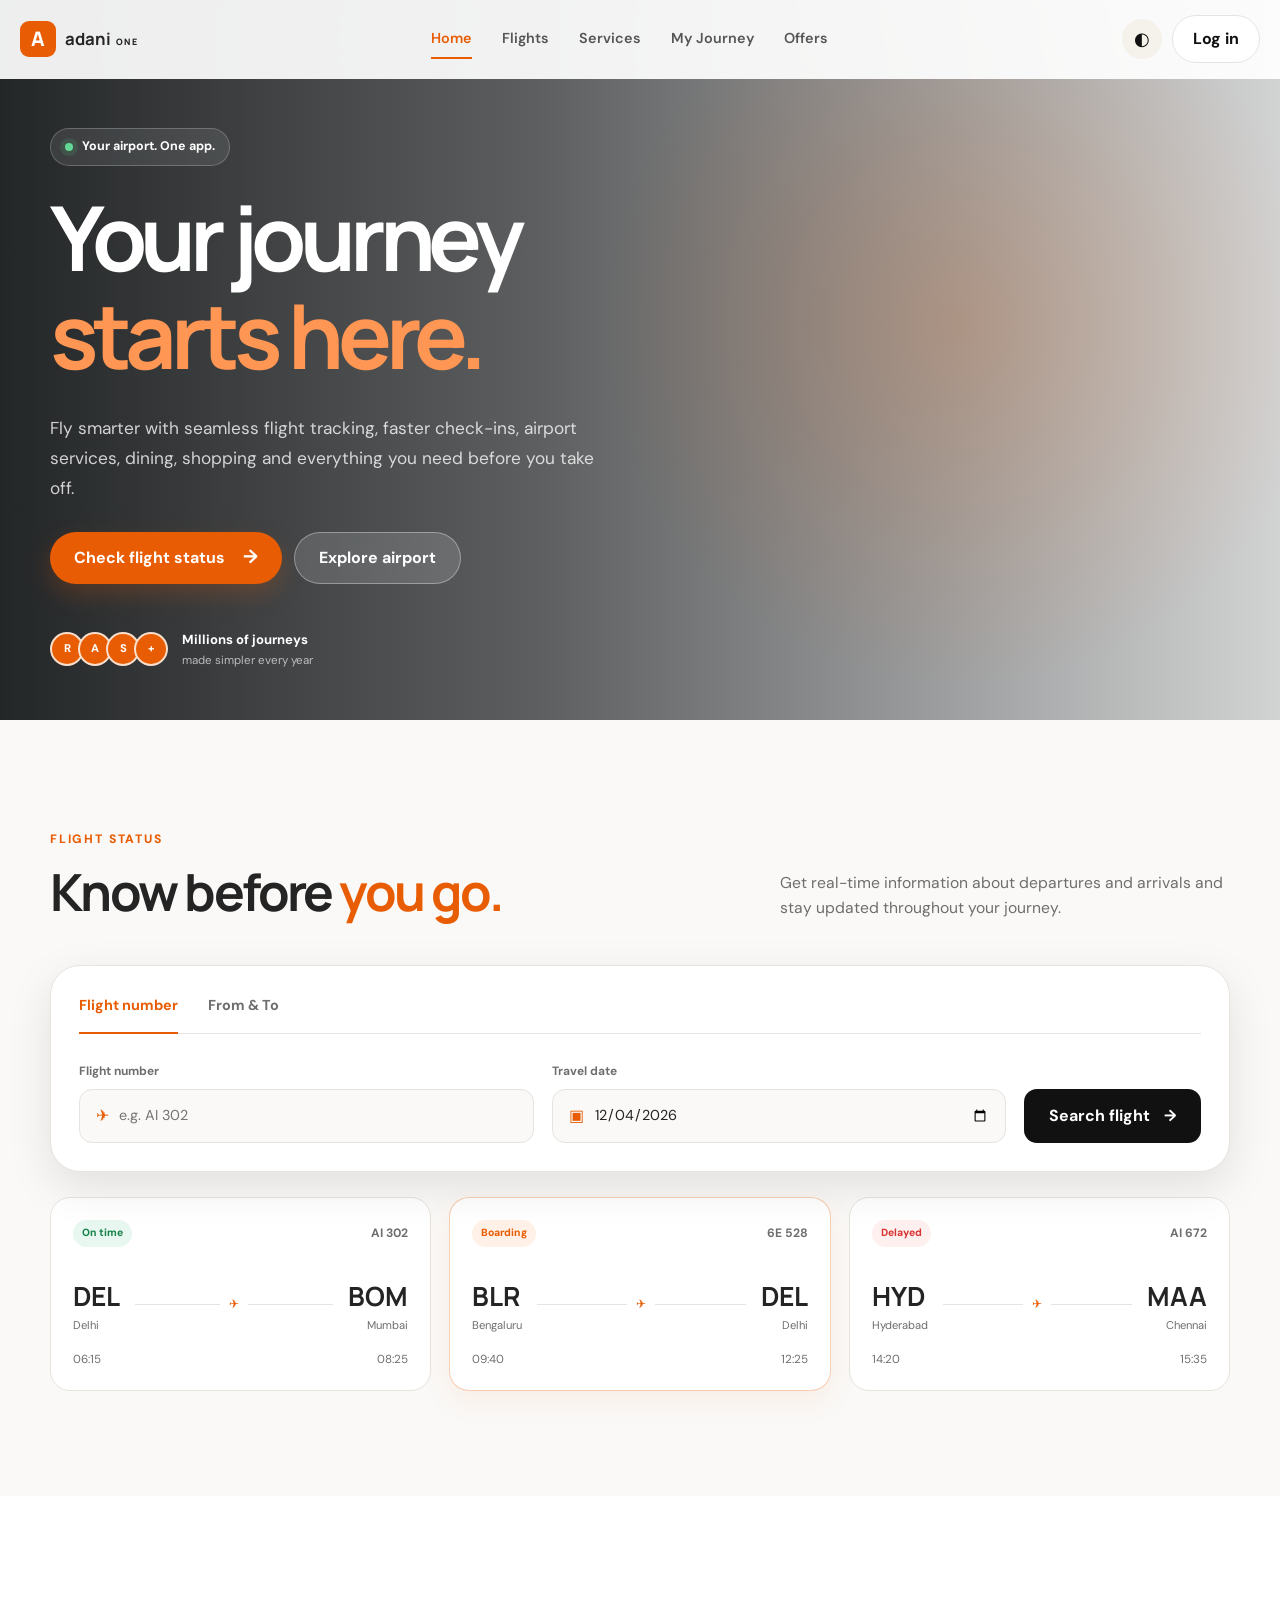
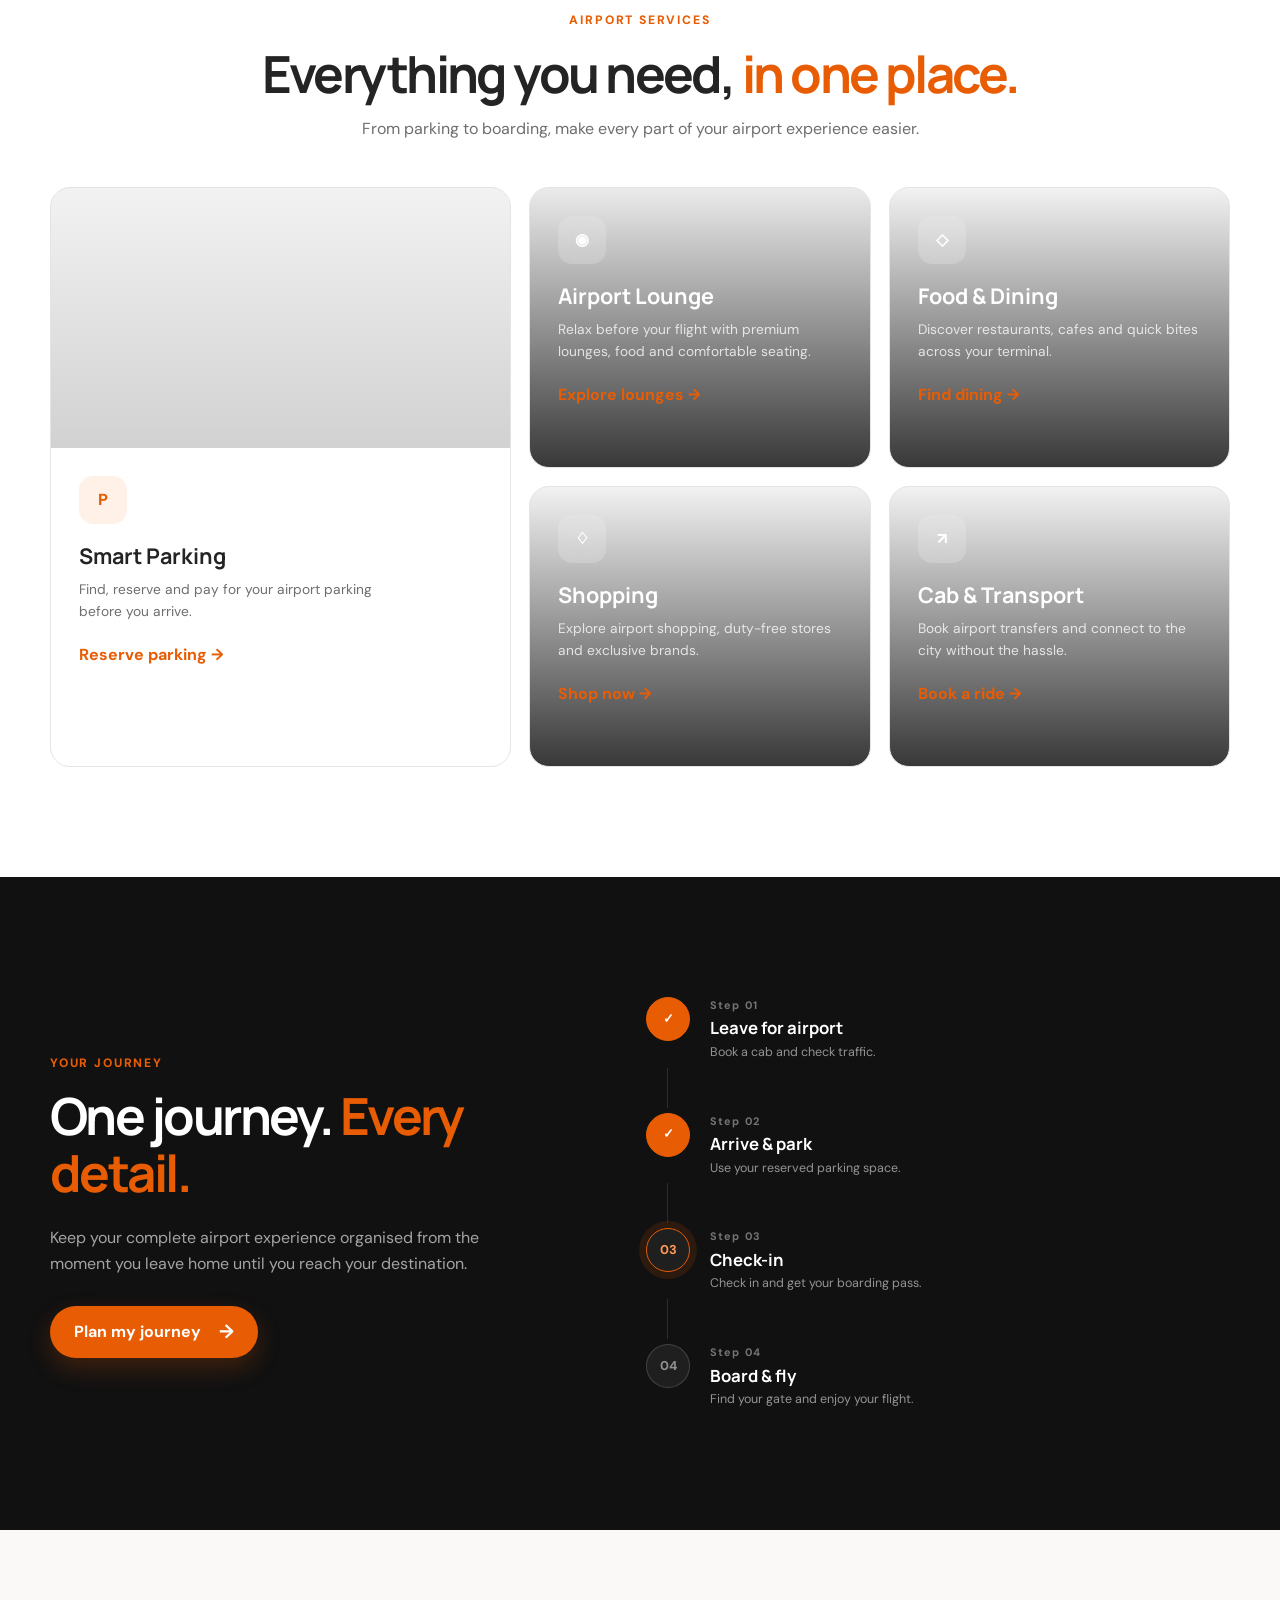
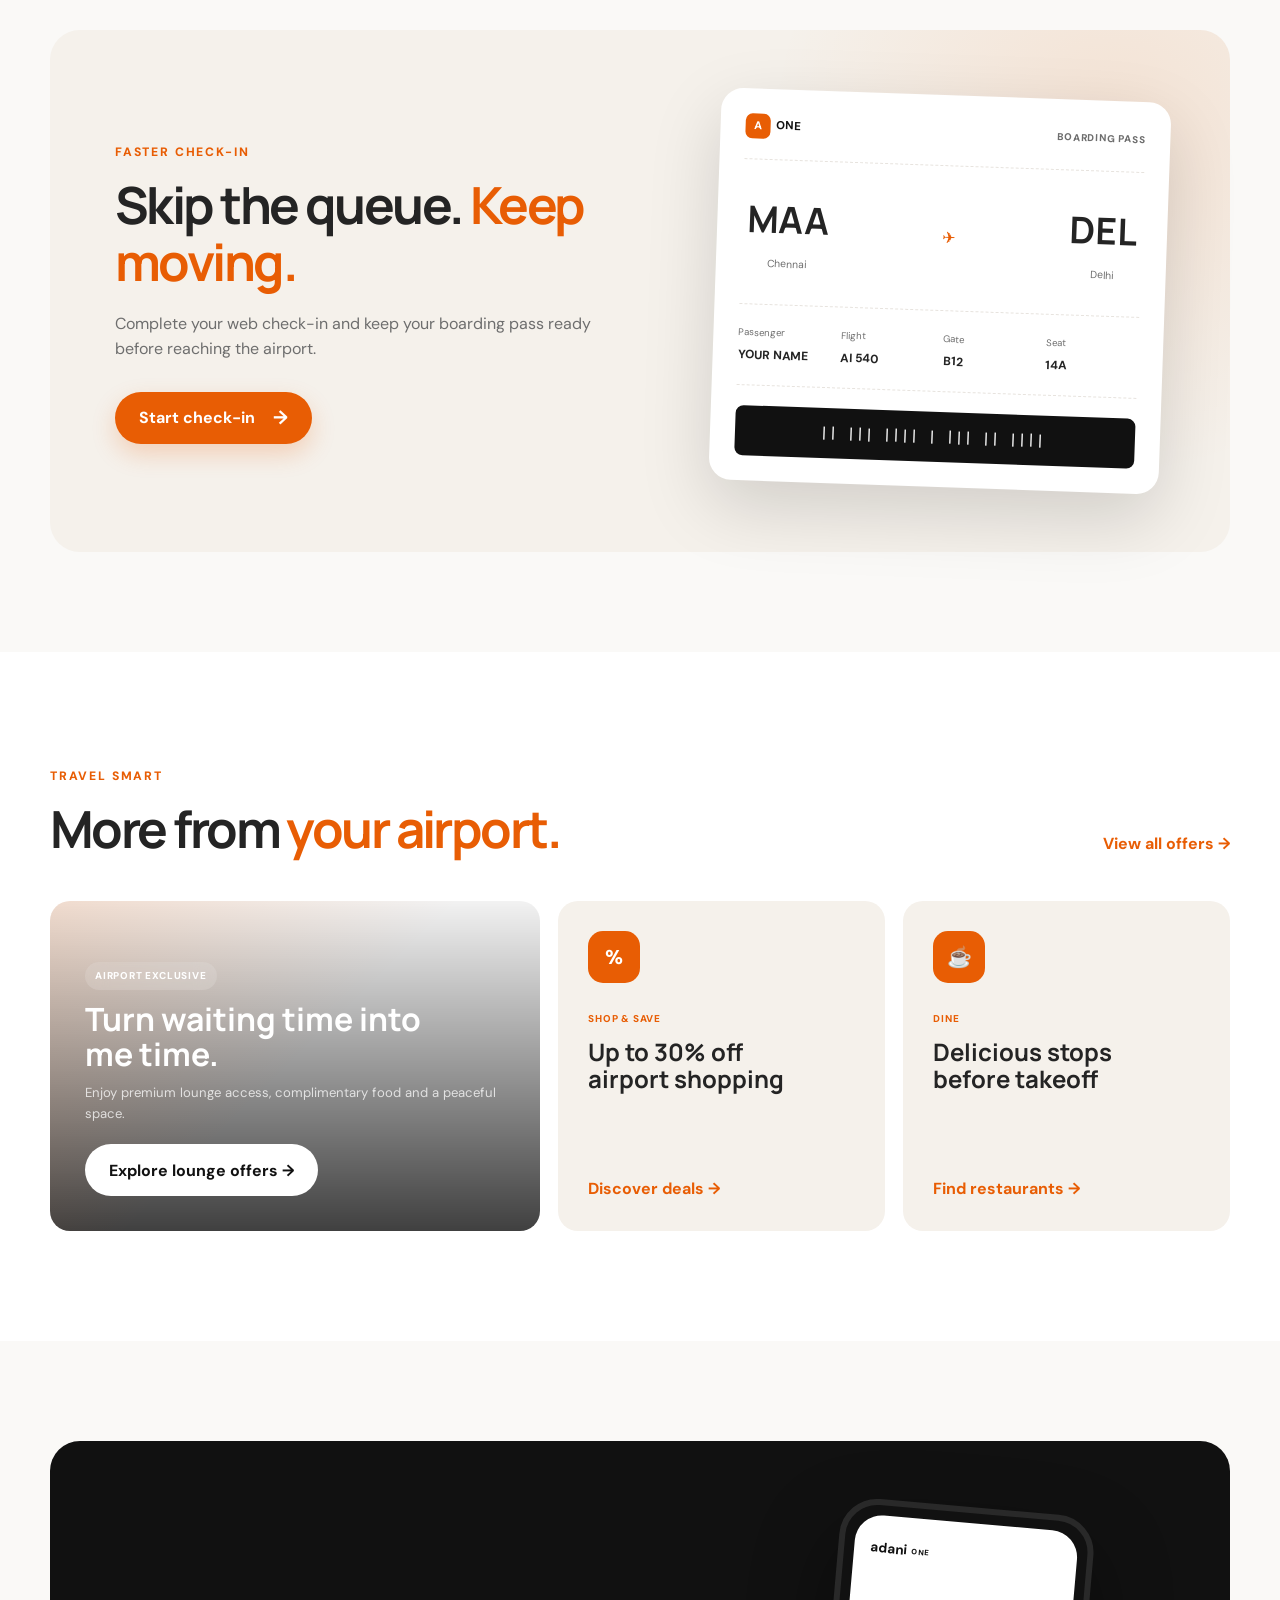
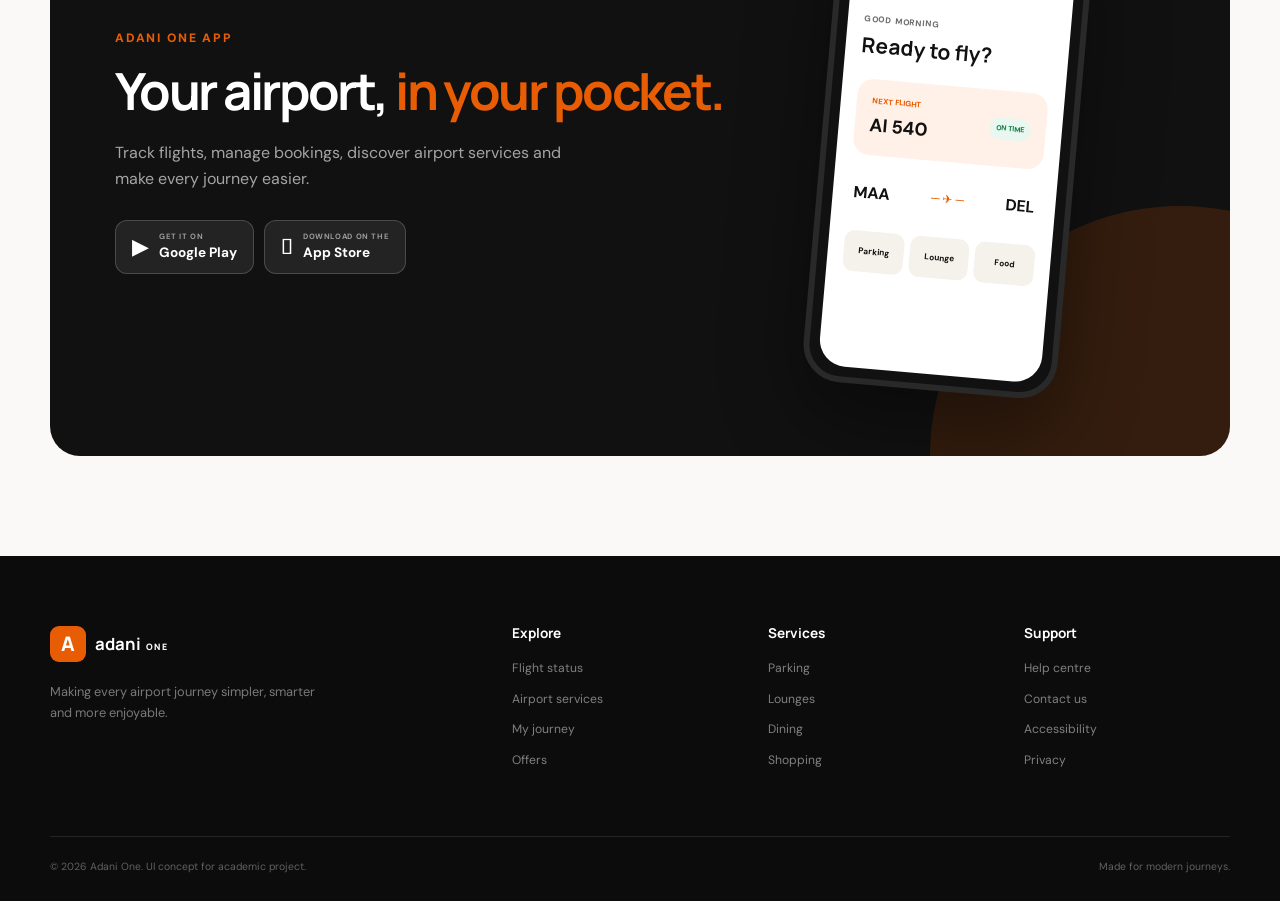
<file: Nature-and-Innovation-Hub/Adanione-yourairport/index.html>
<!DOCTYPE html>
<html lang="en">

<head>
    <meta charset="UTF-8">
    <meta name="viewport" content="width=device-width, initial-scale=1.0">

    <title>Adani One | Your Airport</title>

    <meta name="description"
        content="Adani One Airport — manage flights, parking, lounges, dining, shopping and your complete airport journey.">

    <link rel="preconnect" href="https://fonts.googleapis.com">
    <link rel="preconnect" href="https://fonts.gstatic.com" crossorigin>

    <link
        href="https://fonts.googleapis.com/css2?family=DM+Sans:wght@400;500;600;700&family=Manrope:wght@500;600;700;800&display=swap"
        rel="stylesheet">

    <link rel="stylesheet" href="style.css">
</head>

<body>

    <!-- =========================
         NAVIGATION
    ========================== -->

    <header class="navbar" id="navbar">

        <div class="nav-container">

            <a href="#home" class="logo">
                <span class="logo-mark">A</span>

                <span class="logo-text">
                    <strong>adani</strong>
                    <small>ONE</small>
                </span>
            </a>

            <nav class="nav-links" id="navLinks">

                <a href="#home" class="active">Home</a>
                <a href="#flights">Flights</a>
                <a href="#services">Services</a>
                <a href="#journey">My Journey</a>
                <a href="#offers">Offers</a>

            </nav>

            <div class="nav-actions">

                <button class="icon-btn" id="themeToggle" aria-label="Toggle dark mode" title="Toggle dark mode">
                    ◐
                </button>

                <button class="login-btn" id="loginBtn">
                    Log in
                </button>

                <button class="menu-btn" id="menuBtn" aria-label="Open menu">
                    <span></span>
                    <span></span>
                    <span></span>
                </button>

            </div>

        </div>

    </header>


    <main>

        <!-- =========================
             HERO
        ========================== -->

        <section class="hero" id="home">

            <div class="hero-overlay"></div>

            <div class="hero-content">

                <div class="eyebrow">
                    <span class="live-dot"></span>
                    Your airport. One app.
                </div>

                <h1>
                    Your journey
                    <span>starts here.</span>
                </h1>

                <p>
                    Fly smarter with seamless flight tracking, faster check-ins,
                    airport services, dining, shopping and everything you need
                    before you take off.
                </p>

                <div class="hero-actions">

                    <button class="primary-btn" id="checkFlightBtn">
                        Check flight status
                        <span>→</span>
                    </button>

                    <button class="secondary-btn" id="exploreAirportBtn">
                        Explore airport
                    </button>

                </div>

                <div class="hero-trust">

                    <div class="trust-avatars">
                        <span>R</span>
                        <span>A</span>
                        <span>S</span>
                        <span>+</span>
                    </div>

                    <div>
                        <strong>Millions of journeys</strong>
                        <small>made simpler every year</small>
                    </div>

                </div>

            </div>

        </section>


        <!-- =========================
             FLIGHT SEARCH
        ========================== -->

        <section class="flight-search-section" id="flights">

            <div class="container">

                <div class="section-intro">

                    <div>
                        <span class="section-label">FLIGHT STATUS</span>

                        <h2>
                            Know before
                            <span>you go.</span>
                        </h2>
                    </div>

                    <p>
                        Get real-time information about departures and arrivals
                        and stay updated throughout your journey.
                    </p>

                </div>


                <div class="flight-search-card">

                    <div class="search-tabs">

                        <button class="search-tab active" data-tab="flight">
                            Flight number
                        </button>

                        <button class="search-tab" data-tab="route">
                            From & To
                        </button>

                    </div>


                    <div class="search-content" id="flightSearchContent">

                        <div class="input-group">

                            <label for="flightNumber">
                                Flight number
                            </label>

                            <div class="input-wrapper">

                                <span>✈</span>

                                <input type="text" id="flightNumber" placeholder="e.g. AI 302" maxlength="10">

                            </div>

                        </div>


                        <div class="input-group">

                            <label for="flightDate">
                                Travel date
                            </label>

                            <div class="input-wrapper">

                                <span>▣</span>

                                <input type="date" id="flightDate">

                            </div>

                        </div>


                        <button class="search-btn" id="searchFlightBtn">
                            Search flight
                            <span>→</span>
                        </button>

                    </div>


                    <div class="search-content hidden" id="routeSearchContent">

                        <div class="input-group">

                            <label for="fromAirport">
                                From
                            </label>

                            <div class="input-wrapper">

                                <span>●</span>

                                <select id="fromAirport">

                                    <option value="DEL">
                                        Delhi
                                    </option>

                                    <option value="BOM">
                                        Mumbai
                                    </option>

                                    <option value="BLR">
                                        Bengaluru
                                    </option>

                                    <option value="HYD">
                                        Hyderabad
                                    </option>

                                    <option value="MAA">
                                        Chennai
                                    </option>

                                </select>

                            </div>

                        </div>


                        <div class="route-swap" id="routeSwap">
                            ⇄
                        </div>


                        <div class="input-group">

                            <label for="toAirport">
                                To
                            </label>

                            <div class="input-wrapper">

                                <span>●</span>

                                <select id="toAirport">

                                    <option value="BOM">
                                        Mumbai
                                    </option>

                                    <option value="DEL">
                                        Delhi
                                    </option>

                                    <option value="BLR">
                                        Bengaluru
                                    </option>

                                    <option value="HYD">
                                        Hyderabad
                                    </option>

                                    <option value="MAA">
                                        Chennai
                                    </option>

                                </select>

                            </div>

                        </div>


                        <button class="search-btn" id="searchRouteBtn">
                            Find flights
                            <span>→</span>
                        </button>

                    </div>


                    <div class="flight-result" id="flightResult">

                        <div class="result-icon">
                            ✓
                        </div>

                        <div class="result-content">

                            <strong id="resultTitle">
                                Flight found
                            </strong>

                            <p id="resultMessage">
                                Your flight information is ready.
                            </p>

                        </div>

                        <button id="closeResult">
                            ×
                        </button>

                    </div>

                </div>


                <!-- Flight cards -->

                <div class="flight-cards">

                    <article class="flight-card">

                        <div class="flight-card-top">

                            <span class="flight-status on-time">
                                On time
                            </span>

                            <span class="flight-number">
                                AI 302
                            </span>

                        </div>

                        <div class="flight-route">

                            <div>
                                <strong>DEL</strong>
                                <small>Delhi</small>
                            </div>

                            <div class="route-line">

                                <span>✈</span>

                            </div>

                            <div class="align-right">

                                <strong>BOM</strong>
                                <small>Mumbai</small>

                            </div>

                        </div>

                        <div class="flight-time">

                            <span>
                                06:15
                            </span>

                            <span>
                                08:25
                            </span>

                        </div>

                    </article>


                    <article class="flight-card featured-flight">

                        <div class="flight-card-top">

                            <span class="flight-status boarding">
                                Boarding
                            </span>

                            <span class="flight-number">
                                6E 528
                            </span>

                        </div>

                        <div class="flight-route">

                            <div>
                                <strong>BLR</strong>
                                <small>Bengaluru</small>
                            </div>

                            <div class="route-line">

                                <span>✈</span>

                            </div>

                            <div class="align-right">

                                <strong>DEL</strong>
                                <small>Delhi</small>

                            </div>

                        </div>

                        <div class="flight-time">

                            <span>
                                09:40
                            </span>

                            <span>
                                12:25
                            </span>

                        </div>

                    </article>


                    <article class="flight-card">

                        <div class="flight-card-top">

                            <span class="flight-status delayed">
                                Delayed
                            </span>

                            <span class="flight-number">
                                AI 672
                            </span>

                        </div>

                        <div class="flight-route">

                            <div>
                                <strong>HYD</strong>
                                <small>Hyderabad</small>
                            </div>

                            <div class="route-line">

                                <span>✈</span>

                            </div>

                            <div class="align-right">

                                <strong>MAA</strong>
                                <small>Chennai</small>

                            </div>

                        </div>

                        <div class="flight-time">

                            <span>
                                14:20
                            </span>

                            <span>
                                15:35
                            </span>

                        </div>

                    </article>

                </div>

            </div>

        </section>


        <!-- =========================
             AIRPORT SERVICES
        ========================== -->

        <section class="services-section" id="services">

            <div class="container">

                <div class="section-heading centered">

                    <span class="section-label">
                        AIRPORT SERVICES
                    </span>

                    <h2>
                        Everything you need,
                        <span>in one place.</span>
                    </h2>

                    <p>
                        From parking to boarding, make every part of your
                        airport experience easier.
                    </p>

                </div>


                <div class="service-grid">

                    <article class="service-card large-service">

                        <div class="service-image parking-image"></div>

                        <div class="service-content">

                            <div class="service-icon">
                                P
                            </div>

                            <h3>
                                Smart Parking
                            </h3>

                            <p>
                                Find, reserve and pay for your airport
                                parking before you arrive.
                            </p>

                            <button class="text-btn service-action" data-service="parking">
                                Reserve parking →
                            </button>

                        </div>

                    </article>


                    <article class="service-card">

                        <div class="service-icon">
                            ◉
                        </div>

                        <h3>
                            Airport Lounge
                        </h3>

                        <p>
                            Relax before your flight with premium lounges,
                            food and comfortable seating.
                        </p>

                        <button class="text-btn service-action" data-service="lounge">
                            Explore lounges →
                        </button>

                    </article>


                    <article class="service-card">

                        <div class="service-icon">
                            ◇
                        </div>

                        <h3>
                            Food & Dining
                        </h3>

                        <p>
                            Discover restaurants, cafes and quick bites
                            across your terminal.
                        </p>

                        <button class="text-btn service-action" data-service="dining">
                            Find dining →
                        </button>

                    </article>


                    <article class="service-card">

                        <div class="service-icon">
                            ♢
                        </div>

                        <h3>
                            Shopping
                        </h3>

                        <p>
                            Explore airport shopping, duty-free stores
                            and exclusive brands.
                        </p>

                        <button class="text-btn service-action" data-service="shopping">
                            Shop now →
                        </button>

                    </article>


                    <article class="service-card">

                        <div class="service-icon">
                            ↗
                        </div>

                        <h3>
                            Cab & Transport
                        </h3>

                        <p>
                            Book airport transfers and connect to the city
                            without the hassle.
                        </p>

                        <button class="text-btn service-action" data-service="transport">
                            Book a ride →
                        </button>

                    </article>

                </div>

            </div>

        </section>


        <!-- =========================
             JOURNEY
        ========================== -->

        <section class="journey-section" id="journey">

            <div class="container">

                <div class="journey-wrapper">

                    <div class="journey-copy">

                        <span class="section-label">
                            YOUR JOURNEY
                        </span>

                        <h2>
                            One journey.
                            <span>Every detail.</span>
                        </h2>

                        <p>
                            Keep your complete airport experience organised
                            from the moment you leave home until you reach
                            your destination.
                        </p>

                        <button class="primary-btn" id="journeyBtn">
                            Plan my journey
                            <span>→</span>
                        </button>

                    </div>


                    <div class="journey-timeline">

                        <div class="journey-step completed">

                            <div class="step-number">
                                ✓
                            </div>

                            <div>

                                <span>
                                    Step 01
                                </span>

                                <h3>
                                    Leave for airport
                                </h3>

                                <p>
                                    Book a cab and check traffic.
                                </p>

                            </div>

                        </div>


                        <div class="timeline-line"></div>


                        <div class="journey-step completed">

                            <div class="step-number">
                                ✓
                            </div>

                            <div>

                                <span>
                                    Step 02
                                </span>

                                <h3>
                                    Arrive & park
                                </h3>

                                <p>
                                    Use your reserved parking space.
                                </p>

                            </div>

                        </div>


                        <div class="timeline-line"></div>


                        <div class="journey-step current">

                            <div class="step-number">
                                03
                            </div>

                            <div>

                                <span>
                                    Step 03
                                </span>

                                <h3>
                                    Check-in
                                </h3>

                                <p>
                                    Check in and get your boarding pass.
                                </p>

                            </div>

                        </div>


                        <div class="timeline-line"></div>


                        <div class="journey-step">

                            <div class="step-number">
                                04
                            </div>

                            <div>

                                <span>
                                    Step 04
                                </span>

                                <h3>
                                    Board & fly
                                </h3>

                                <p>
                                    Find your gate and enjoy your flight.
                                </p>

                            </div>

                        </div>

                    </div>

                </div>

            </div>

        </section>


        <!-- =========================
             CHECK-IN
        ========================== -->

        <section class="checkin-section">

            <div class="container">

                <div class="checkin-card">

                    <div class="checkin-content">

                        <span class="section-label">
                            FASTER CHECK-IN
                        </span>

                        <h2>
                            Skip the queue.
                            <span>Keep moving.</span>
                        </h2>

                        <p>
                            Complete your web check-in and keep your boarding
                            pass ready before reaching the airport.
                        </p>

                        <button class="primary-btn" id="checkinBtn">
                            Start check-in
                            <span>→</span>
                        </button>

                    </div>


                    <div class="boarding-pass">

                        <div class="boarding-top">

                            <div class="mini-logo">
                                <span>A</span>
                                <strong>ONE</strong>
                            </div>

                            <span>
                                BOARDING PASS
                            </span>

                        </div>


                        <div class="boarding-route">

                            <div>
                                <strong>MAA</strong>
                                <small>Chennai</small>
                            </div>

                            <div class="boarding-plane">
                                ✈
                            </div>

                            <div>
                                <strong>DEL</strong>
                                <small>Delhi</small>
                            </div>

                        </div>


                        <div class="boarding-details">

                            <div>
                                <small>Passenger</small>
                                <strong>YOUR NAME</strong>
                            </div>

                            <div>
                                <small>Flight</small>
                                <strong>AI 540</strong>
                            </div>

                            <div>
                                <small>Gate</small>
                                <strong>B12</strong>
                            </div>

                            <div>
                                <small>Seat</small>
                                <strong>14A</strong>
                            </div>

                        </div>


                        <div class="barcode">
                            || ||| |||| | ||| || ||||
                        </div>

                    </div>

                </div>

            </div>

        </section>


        <!-- =========================
             OFFERS
        ========================== -->

        <section class="offers-section" id="offers">

            <div class="container">

                <div class="section-intro">

                    <div>

                        <span class="section-label">
                            TRAVEL SMART
                        </span>

                        <h2>
                            More from
                            <span>your airport.</span>
                        </h2>

                    </div>

                    <button class="text-btn" id="allOffersBtn">
                        View all offers →
                    </button>

                </div>


                <div class="offers-grid">

                    <article class="offer-card offer-main">

                        <div class="offer-overlay"></div>

                        <div class="offer-content">

                            <span class="offer-tag">
                                AIRPORT EXCLUSIVE
                            </span>

                            <h3>
                                Turn waiting time
                                into me time.
                            </h3>

                            <p>
                                Enjoy premium lounge access,
                                complimentary food and a peaceful space.
                            </p>

                            <button class="light-btn offer-action">
                                Explore lounge offers →
                            </button>

                        </div>

                    </article>


                    <article class="offer-card offer-small">

                        <div class="offer-small-icon">
                            %
                        </div>

                        <span class="offer-tag dark-tag">
                            SHOP & SAVE
                        </span>

                        <h3>
                            Up to 30% off
                            airport shopping
                        </h3>

                        <button class="text-btn offer-action">
                            Discover deals →
                        </button>

                    </article>


                    <article class="offer-card offer-small">

                        <div class="offer-small-icon">
                            ☕
                        </div>

                        <span class="offer-tag dark-tag">
                            DINE
                        </span>

                        <h3>
                            Delicious stops
                            before takeoff
                        </h3>

                        <button class="text-btn offer-action">
                            Find restaurants →
                        </button>

                    </article>

                </div>

            </div>

        </section>


        <!-- =========================
             APP CTA
        ========================== -->

        <section class="app-section">

            <div class="container">

                <div class="app-card">

                    <div class="app-copy">

                        <span class="section-label">
                            ADANI ONE APP
                        </span>

                        <h2>
                            Your airport,
                            <span>in your pocket.</span>
                        </h2>

                        <p>
                            Track flights, manage bookings, discover airport
                            services and make every journey easier.
                        </p>

                        <div class="app-buttons">

                            <button class="store-btn" id="googlePlayBtn">

                                <span class="store-icon">
                                    ▶
                                </span>

                                <span>
                                    <small>GET IT ON</small>
                                    Google Play
                                </span>

                            </button>


                            <button class="store-btn" id="appStoreBtn">

                                <span class="store-icon">
                                    
                                </span>

                                <span>
                                    <small>DOWNLOAD ON THE</small>
                                    App Store
                                </span>

                            </button>

                        </div>

                    </div>


                    <div class="phone-mockup">

                        <div class="phone-screen">

                            <div class="phone-header">

                                <strong>
                                    adani
                                </strong>

                                <span>
                                    ONE
                                </span>

                            </div>

                            <div class="phone-greeting">
                                <small>
                                    GOOD MORNING
                                </small>

                                <h4>
                                    Ready to fly?
                                </h4>
                            </div>

                            <div class="phone-flight">

                                <div>

                                    <small>
                                        NEXT FLIGHT
                                    </small>

                                    <strong>
                                        AI 540
                                    </strong>

                                </div>

                                <span class="mini-status">
                                    ON TIME
                                </span>

                            </div>

                            <div class="phone-route">

                                <strong>
                                    MAA
                                </strong>

                                <span>
                                    ─ ✈ ─
                                </span>

                                <strong>
                                    DEL
                                </strong>

                            </div>

                            <div class="phone-services">

                                <span>Parking</span>
                                <span>Lounge</span>
                                <span>Food</span>

                            </div>

                        </div>

                    </div>

                </div>

            </div>

        </section>

    </main>


    <!-- =========================
         FOOTER
    ========================== -->

    <footer class="footer">

        <div class="container">

            <div class="footer-top">

                <div class="footer-brand">

                    <a href="#home" class="logo">

                        <span class="logo-mark">
                            A
                        </span>

                        <span class="logo-text">
                            <strong>adani</strong>
                            <small>ONE</small>
                        </span>

                    </a>

                    <p>
                        Making every airport journey simpler,
                        smarter and more enjoyable.
                    </p>

                </div>


                <div class="footer-column">

                    <h4>
                        Explore
                    </h4>

                    <a href="#flights">
                        Flight status
                    </a>

                    <a href="#services">
                        Airport services
                    </a>

                    <a href="#journey">
                        My journey
                    </a>

                    <a href="#offers">
                        Offers
                    </a>

                </div>


                <div class="footer-column">

                    <h4>
                        Services
                    </h4>

                    <a href="#services">
                        Parking
                    </a>

                    <a href="#services">
                        Lounges
                    </a>

                    <a href="#services">
                        Dining
                    </a>

                    <a href="#services">
                        Shopping
                    </a>

                </div>


                <div class="footer-column">

                    <h4>
                        Support
                    </h4>

                    <a href="#" class="footer-action">
                        Help centre
                    </a>

                    <a href="#" class="footer-action">
                        Contact us
                    </a>

                    <a href="#" class="footer-action">
                        Accessibility
                    </a>

                    <a href="#" class="footer-action">
                        Privacy
                    </a>

                </div>

            </div>


            <div class="footer-bottom">

                <span>
                    © 2026 Adani One. UI concept for academic project.
                </span>

                <span>
                    Made for modern journeys.
                </span>

            </div>

        </div>

    </footer>


    <!-- =========================
         TOAST
    ========================== -->

    <div class="toast" id="toast" role="status">
        <span class="toast-icon">
            ✓
        </span>

        <div>
            <strong id="toastTitle">
                Done
            </strong>

            <p id="toastMessage">
                Action completed successfully.
            </p>
        </div>

        <button id="toastClose">
            ×
        </button>

    </div>


    <!-- =========================
         BACK TO TOP
    ========================== -->

    <button class="back-top" id="backTop" aria-label="Back to top">
        ↑
    </button>


    <script src="script.js"></script>

</body>

</html>
</file>
<file: Nature-and-Innovation-Hub/Adanione-yourairport/style.css>
/* =========================================
   ADANI ONE — YOUR AIRPORT
   Main Stylesheet
========================================= */

/* =========================================
   ROOT VARIABLES
========================================= */

:root {
    --primary: #e85d04;
    --primary-dark: #c94c00;
    --primary-soft: #fff1e7;

    --dark: #111111;
    --dark-soft: #1d1d1d;

    --text: #242424;
    --text-light: #6e6e6e;

    --white: #ffffff;
    --off-white: #faf9f7;
    --cream: #f5f1eb;

    --border: #e7e3de;

    --green: #16834b;
    --green-soft: #e8f7ef;

    --yellow: #c58b00;
    --yellow-soft: #fff5d9;

    --red: #d93434;
    --red-soft: #fff0f0;

    --shadow-sm: 0 5px 20px rgba(0, 0, 0, 0.06);
    --shadow-md: 0 15px 45px rgba(0, 0, 0, 0.10);
    --shadow-lg: 0 25px 70px rgba(0, 0, 0, 0.15);

    --radius-sm: 12px;
    --radius-md: 20px;
    --radius-lg: 30px;

    --transition: 0.3s ease;
}


/* =========================================
   RESET
========================================= */

* {
    margin: 0;
    padding: 0;
    box-sizing: border-box;
}

html {
    scroll-behavior: smooth;
    scroll-padding-top: 90px;
}

body {
    font-family: "DM Sans", sans-serif;
    color: var(--text);
    background: var(--white);
    line-height: 1.6;
    overflow-x: hidden;
    transition:
        background var(--transition),
        color var(--transition);
}

button,
input,
select {
    font: inherit;
}

button {
    border: none;
    cursor: pointer;
}

a {
    color: inherit;
    text-decoration: none;
}

img {
    max-width: 100%;
    display: block;
}


/* =========================================
   COMMON
========================================= */

.container {
    width: min(1180px, calc(100% - 40px));
    margin: 0 auto;
}

.hidden {
    display: none !important;
}

.section-label {
    display: inline-block;
    margin-bottom: 14px;
    color: var(--primary);
    font-size: 0.76rem;
    font-weight: 800;
    letter-spacing: 0.15em;
}

.section-intro {
    display: flex;
    justify-content: space-between;
    align-items: flex-end;
    gap: 40px;
    margin-bottom: 45px;
}

.section-intro>p {
    max-width: 450px;
    color: var(--text-light);
    font-size: 0.98rem;
}

.section-heading {
    margin-bottom: 45px;
}

.section-heading.centered {
    text-align: center;
}

.section-heading.centered p {
    max-width: 600px;
    margin: 15px auto 0;
    color: var(--text-light);
}

h1,
h2,
h3,
h4 {
    font-family: "Manrope", sans-serif;
    line-height: 1.1;
}

h2 {
    font-size: clamp(2.2rem, 4vw, 3.8rem);
    letter-spacing: -0.05em;
}

h2 span {
    color: var(--primary);
}


/* =========================================
   BUTTONS
========================================= */

.primary-btn,
.secondary-btn,
.light-btn {
    min-height: 52px;
    padding: 0 24px;
    border-radius: 999px;
    font-weight: 700;
    transition:
        transform var(--transition),
        background var(--transition),
        color var(--transition),
        box-shadow var(--transition);
}

.primary-btn {
    display: inline-flex;
    align-items: center;
    justify-content: center;
    gap: 18px;
    color: var(--white);
    background: var(--primary);
    box-shadow: 0 10px 25px rgba(232, 93, 4, 0.22);
}

.primary-btn span {
    font-size: 1.2rem;
    transition: transform var(--transition);
}

.primary-btn:hover {
    background: var(--primary-dark);
    transform: translateY(-3px);
    box-shadow: 0 15px 30px rgba(232, 93, 4, 0.28);
}

.primary-btn:hover span {
    transform: translateX(4px);
}

.secondary-btn {
    color: var(--white);
    background: rgba(255, 255, 255, 0.14);
    border: 1px solid rgba(255, 255, 255, 0.35);
    backdrop-filter: blur(12px);
}

.secondary-btn:hover {
    background: var(--white);
    color: var(--dark);
    transform: translateY(-3px);
}

.light-btn {
    color: var(--dark);
    background: var(--white);
}

.light-btn:hover {
    transform: translateY(-3px);
    box-shadow: var(--shadow-sm);
}

.text-btn {
    padding: 0;
    background: transparent;
    color: var(--primary);
    font-weight: 700;
    transition: transform var(--transition);
}

.text-btn:hover {
    transform: translateX(5px);
}


/* =========================================
   NAVBAR
========================================= */

.navbar {
    position: fixed;
    top: 0;
    left: 0;
    z-index: 1000;
    width: 100%;

    background: rgba(255, 255, 255, 0.92);

    border-bottom: 1px solid transparent;

    backdrop-filter: blur(18px);

    transition:
        background var(--transition),
        box-shadow var(--transition),
        border-color var(--transition);
}

.navbar.scrolled {
    border-color: var(--border);
    box-shadow: var(--shadow-sm);
}

.nav-container {
    width: min(1240px, calc(100% - 40px));
    height: 78px;
    margin: auto;

    display: flex;
    align-items: center;
    justify-content: space-between;

    gap: 30px;
}


/* LOGO */

.logo {
    display: inline-flex;
    align-items: center;
    gap: 9px;
}

.logo-mark {
    width: 36px;
    height: 36px;

    display: grid;
    place-items: center;

    border-radius: 9px;

    color: var(--white);
    background: var(--primary);

    font-family: "Manrope", sans-serif;
    font-weight: 800;
    font-size: 1.25rem;
}

.logo-text {
    display: flex;
    align-items: baseline;
    gap: 5px;

    font-family: "Manrope", sans-serif;
}

.logo-text strong {
    font-size: 1.05rem;
}

.logo-text small {
    font-size: 0.55rem;
    font-weight: 800;
    letter-spacing: 0.15em;
}


/* NAV LINKS */

.nav-links {
    display: flex;
    align-items: center;
    gap: 30px;
}

.nav-links a {
    position: relative;

    color: #555;

    font-size: 0.9rem;
    font-weight: 600;

    transition: color var(--transition);
}

.nav-links a::after {
    content: "";

    position: absolute;

    left: 0;
    bottom: -8px;

    width: 0;
    height: 2px;

    background: var(--primary);

    transition: width var(--transition);
}

.nav-links a:hover,
.nav-links a.active {
    color: var(--primary);
}

.nav-links a:hover::after,
.nav-links a.active::after {
    width: 100%;
}


/* NAV ACTIONS */

.nav-actions {
    display: flex;
    align-items: center;
    gap: 10px;
}

.icon-btn {
    width: 40px;
    height: 40px;

    border-radius: 50%;

    background: var(--cream);
    color: var(--dark);

    font-size: 1.1rem;

    transition:
        transform var(--transition),
        background var(--transition);
}

.icon-btn:hover {
    transform: rotate(20deg);
    background: var(--primary-soft);
}

.login-btn {
    padding: 10px 20px;

    border: 1px solid var(--border);
    border-radius: 999px;

    background: var(--white);
    color: var(--dark);

    font-weight: 700;

    transition:
        background var(--transition),
        color var(--transition);
}

.login-btn:hover {
    background: var(--dark);
    color: var(--white);
}

.menu-btn {
    display: none;

    width: 42px;
    height: 42px;

    padding: 9px;

    border-radius: 10px;

    background: var(--cream);
}

.menu-btn span {
    display: block;

    width: 100%;
    height: 2px;

    margin: 5px 0;

    background: var(--dark);

    transition: var(--transition);
}


/* =========================================
   HERO
========================================= */

.hero {
    position: relative;

    min-height: 720px;

    display: flex;
    align-items: center;

    background:
        linear-gradient(90deg,
            rgba(5, 8, 10, 0.88) 0%,
            rgba(5, 8, 10, 0.65) 42%,
            rgba(5, 8, 10, 0.18) 100%),
        url("https://images.unsplash.com/photo-1436491865332-7a61a109cc05?auto=format&fit=crop&w=2000&q=85") center / cover no-repeat;
}

.hero-overlay {
    position: absolute;
    inset: 0;

    background:
        radial-gradient(circle at 75% 45%,
            rgba(232, 93, 4, 0.18),
            transparent 35%);
}

.hero-content {
    position: relative;
    z-index: 2;

    width: min(1180px, calc(100% - 40px));

    margin: 78px auto 0;

    color: var(--white);
}

.eyebrow {
    display: inline-flex;
    align-items: center;
    gap: 9px;

    margin-bottom: 22px;
    padding: 8px 14px;

    border: 1px solid rgba(255, 255, 255, 0.22);
    border-radius: 999px;

    background: rgba(255, 255, 255, 0.09);

    font-size: 0.78rem;
    font-weight: 700;

    backdrop-filter: blur(12px);
}

.live-dot {
    width: 8px;
    height: 8px;

    border-radius: 50%;

    background: #63d894;

    box-shadow: 0 0 0 5px rgba(99, 216, 148, 0.12);
}

.hero h1 {
    max-width: 700px;

    font-size: clamp(3.3rem, 7vw, 6.4rem);

    letter-spacing: -0.07em;
}

.hero h1 span {
    display: block;
    color: #ff9654;
}

.hero p {
    max-width: 570px;

    margin: 28px 0;

    color: rgba(255, 255, 255, 0.78);

    font-size: 1.08rem;
    line-height: 1.75;
}

.hero-actions {
    display: flex;
    flex-wrap: wrap;
    gap: 12px;
}

.hero-trust {
    display: flex;
    align-items: center;
    gap: 14px;

    margin-top: 45px;
}

.trust-avatars {
    display: flex;
}

.trust-avatars span {
    width: 34px;
    height: 34px;

    display: grid;
    place-items: center;

    margin-left: -6px;

    border: 2px solid rgba(255, 255, 255, 0.8);
    border-radius: 50%;

    background: var(--primary);

    font-size: 0.7rem;
    font-weight: 800;
}

.trust-avatars span:first-child {
    margin-left: 0;
}

.hero-trust strong,
.hero-trust small {
    display: block;
}

.hero-trust strong {
    font-size: 0.82rem;
}

.hero-trust small {
    margin-top: 2px;

    color: rgba(255, 255, 255, 0.65);

    font-size: 0.72rem;
}


/* =========================================
   FLIGHT SEARCH
========================================= */

.flight-search-section {
    padding: 105px 0;
    background: var(--off-white);
}

.flight-search-card {
    position: relative;

    padding: 28px;

    border: 1px solid var(--border);
    border-radius: var(--radius-lg);

    background: var(--white);

    box-shadow: var(--shadow-md);
}

.search-tabs {
    display: flex;
    gap: 30px;

    margin-bottom: 28px;

    border-bottom: 1px solid var(--border);
}

.search-tab {
    position: relative;

    padding: 0 0 16px;

    color: var(--text-light);
    background: transparent;

    font-size: 0.9rem;
    font-weight: 700;
}

.search-tab::after {
    content: "";

    position: absolute;

    left: 0;
    bottom: -1px;

    width: 0;
    height: 2px;

    background: var(--primary);

    transition: width var(--transition);
}

.search-tab.active {
    color: var(--primary);
}

.search-tab.active::after {
    width: 100%;
}

.search-content {
    display: grid;

    grid-template-columns: 1fr 1fr auto;

    align-items: end;

    gap: 18px;
}

.input-group label {
    display: block;

    margin-bottom: 8px;

    color: var(--text-light);

    font-size: 0.75rem;
    font-weight: 700;
}

.input-wrapper {
    display: flex;
    align-items: center;
    gap: 10px;

    height: 54px;

    padding: 0 16px;

    border: 1px solid var(--border);
    border-radius: 13px;

    background: var(--off-white);

    transition: border-color var(--transition);
}

.input-wrapper:focus-within {
    border-color: var(--primary);
}

.input-wrapper>span {
    color: var(--primary);
}

.input-wrapper input,
.input-wrapper select {
    width: 100%;

    border: none;
    outline: none;

    background: transparent;
    color: var(--text);

    font-size: 0.9rem;
}

.search-btn {
    min-height: 54px;

    padding: 0 25px;

    border-radius: 13px;

    background: var(--dark);
    color: var(--white);

    font-weight: 700;

    transition:
        background var(--transition),
        transform var(--transition);
}

.search-btn span {
    margin-left: 10px;
}

.search-btn:hover {
    background: var(--primary);
    transform: translateY(-2px);
}

.route-swap {
    width: 42px;
    height: 42px;

    display: grid;
    place-items: center;

    margin-bottom: 6px;

    border-radius: 50%;

    background: var(--primary-soft);
    color: var(--primary);

    font-weight: 800;
}

.flight-result {
    display: none;

    align-items: center;
    gap: 14px;

    margin-top: 22px;
    padding: 14px 16px;

    border-radius: 14px;

    background: var(--green-soft);
}

.flight-result.show {
    display: flex;
}

.result-icon {
    width: 36px;
    height: 36px;

    display: grid;
    place-items: center;

    border-radius: 50%;

    background: var(--green);
    color: var(--white);

    font-weight: 800;
}

.result-content {
    flex: 1;
}

.result-content strong {
    display: block;
    font-size: 0.88rem;
}

.result-content p {
    color: var(--text-light);
    font-size: 0.76rem;
}

.flight-result>button {
    background: transparent;
    color: var(--text-light);
    font-size: 1.2rem;
}


/* =========================================
   FLIGHT CARDS
========================================= */

.flight-cards {
    display: grid;

    grid-template-columns: repeat(3, 1fr);

    gap: 18px;

    margin-top: 25px;
}

.flight-card {
    padding: 22px;

    border: 1px solid var(--border);
    border-radius: var(--radius-md);

    background: var(--white);

    transition:
        transform var(--transition),
        box-shadow var(--transition);
}

.flight-card:hover {
    transform: translateY(-5px);
    box-shadow: var(--shadow-md);
}

.featured-flight {
    border-color: rgba(232, 93, 4, 0.3);

    box-shadow: 0 10px 30px rgba(232, 93, 4, 0.08);
}

.flight-card-top,
.flight-route,
.flight-time {
    display: flex;

    justify-content: space-between;
    align-items: center;
}

.flight-card-top {
    margin-bottom: 28px;
}

.flight-status {
    padding: 5px 9px;

    border-radius: 999px;

    font-size: 0.65rem;
    font-weight: 800;
}

.on-time {
    color: var(--green);
    background: var(--green-soft);
}

.boarding {
    color: var(--primary);
    background: var(--primary-soft);
}

.delayed {
    color: var(--red);
    background: var(--red-soft);
}

.flight-number {
    color: var(--text-light);

    font-size: 0.76rem;
    font-weight: 700;
}

.flight-route strong {
    display: block;

    font-family: "Manrope", sans-serif;

    font-size: 1.65rem;
}

.flight-route small {
    display: block;

    color: var(--text-light);

    font-size: 0.7rem;
}

.align-right {
    text-align: right;
}

.route-line {
    flex: 1;

    height: 1px;

    margin: 0 15px;

    position: relative;

    background: var(--border);
}

.route-line span {
    position: absolute;

    left: 50%;
    top: 50%;

    transform: translate(-50%, -50%);

    width: 28px;
    height: 28px;

    display: grid;
    place-items: center;

    border-radius: 50%;

    background: var(--white);
    color: var(--primary);

    font-size: 0.75rem;
}

.flight-time {
    margin-top: 15px;

    color: var(--text-light);

    font-size: 0.73rem;
}


/* =========================================
   SERVICES
========================================= */

.services-section {
    padding: 110px 0;
    background: var(--white);
}

.service-grid {
    display: grid;

    grid-template-columns: 1.35fr 1fr 1fr;

    gap: 18px;
}

.service-card {
    position: relative;

    min-height: 280px;

    padding: 28px;

    overflow: hidden;

    border: 1px solid var(--border);
    border-radius: var(--radius-md);

    background: var(--white);

    transition:
        transform var(--transition),
        box-shadow var(--transition);
}

.service-card:hover {
    transform: translateY(-5px);
    box-shadow: var(--shadow-md);
}

.large-service {
    grid-row: span 2;

    min-height: 580px;

    padding: 0;

    display: flex;
    flex-direction: column;
}

.service-image {
    height: 260px;

    background-position: center;
    background-size: cover;
    background-repeat: no-repeat;
}

.parking-image {
    background-image:
        linear-gradient(180deg,
            rgba(0, 0, 0, 0.05),
            rgba(0, 0, 0, 0.18)),
        url("https://d34vm3j4h7f97z.cloudfront.net/optimized/4X/0/f/5/0f5b8de1729c69050250d8e4d3b1fb5768b3d656_2_681x500.jpeg");
}


/* ADDITIONAL SERVICE IMAGES */

.service-card:nth-child(2) {
    background:
        linear-gradient(180deg,
            rgba(0, 0, 0, 0.08),
            rgba(0, 0, 0, 0.78)),
        url("https://images.unsplash.com/photo-1569154941061-e231b4725ef1?auto=format&fit=crop&w=1000&q=85") center / cover no-repeat;

    color: var(--white);
}

.service-card:nth-child(3) {
    background:
        linear-gradient(180deg,
            rgba(0, 0, 0, 0.05),
            rgba(0, 0, 0, 0.78)),
        url("https://images.unsplash.com/photo-1556740749-887f6717d7e4?auto=format&fit=crop&w=1000&q=85") center / cover no-repeat;

    color: var(--white);
}

.service-card:nth-child(4) {
    background:
        linear-gradient(180deg,
            rgba(0, 0, 0, 0.05),
            rgba(0, 0, 0, 0.78)),
        url("https://www.gmrgroup.com/airports-and-aero-services/airport-services/duty-free/media_1e96f80f42c7a38bf38fc647d19867f2413f67b4e.jpg?format=jpg&optimize=medium&width=750") center / cover no-repeat;

    color: var(--white);
}

.service-card:nth-child(5) {
    background:
        linear-gradient(180deg,
            rgba(0, 0, 0, 0.05),
            rgba(0, 0, 0, 0.78)),
        url("https://images.unsplash.com/photo-1517248135467-4c7edcad34c4?auto=format&fit=crop&w=1000&q=85") center / cover no-repeat;

    color: var(--white);
}

.service-card:nth-child(2) .service-icon,
.service-card:nth-child(3) .service-icon,
.service-card:nth-child(4) .service-icon,
.service-card:nth-child(5) .service-icon {
    background: rgba(255, 255, 255, 0.18);
    color: #ffffff;
    backdrop-filter: blur(8px);
}

.service-card:nth-child(2) p,
.service-card:nth-child(3) p,
.service-card:nth-child(4) p,
.service-card:nth-child(5) p {
    color: rgba(255, 255, 255, 0.78);
}


/* SERVICE CONTENT */

.service-content {
    padding: 28px;
}

.service-icon {
    width: 48px;
    height: 48px;

    display: grid;
    place-items: center;

    margin-bottom: 20px;

    border-radius: 14px;

    background: var(--primary-soft);
    color: var(--primary);

    font-weight: 800;
}

.service-card h3 {
    margin-bottom: 10px;
    font-size: 1.35rem;
}

.service-card p {
    max-width: 330px;

    margin-bottom: 20px;

    color: var(--text-light);

    font-size: 0.86rem;
}

.large-service .service-content {
    flex: 1;
}


/* =========================================
   JOURNEY
========================================= */

.journey-section {
    padding: 110px 0;

    background: var(--dark);

    color: var(--white);
}

.journey-wrapper {
    display: grid;

    grid-template-columns: 0.85fr 1fr;

    gap: 100px;

    align-items: center;
}

.journey-copy p {
    max-width: 460px;

    margin: 25px 0 30px;

    color: rgba(255, 255, 255, 0.62);
}

.journey-copy h2 {
    max-width: 450px;
}

.journey-timeline {
    padding: 10px 0;
}

.journey-step {
    display: flex;

    align-items: flex-start;

    gap: 20px;
}

.step-number {
    width: 44px;
    height: 44px;

    flex-shrink: 0;

    display: grid;
    place-items: center;

    border: 1px solid rgba(255, 255, 255, 0.16);

    border-radius: 50%;

    background: rgba(255, 255, 255, 0.06);

    color: rgba(255, 255, 255, 0.5);

    font-size: 0.8rem;
    font-weight: 800;
}

.journey-step.completed .step-number {
    background: var(--primary);
    border-color: var(--primary);
    color: var(--white);
}

.journey-step.current .step-number {
    border-color: var(--primary);

    color: #ff9654;

    box-shadow: 0 0 0 7px rgba(232, 93, 4, 0.12);
}

.journey-step>div:last-child span {
    display: block;

    margin-bottom: 5px;

    color: rgba(255, 255, 255, 0.42);

    font-size: 0.68rem;
    font-weight: 700;

    letter-spacing: 0.1em;
}

.journey-step h3 {
    margin-bottom: 5px;
    font-size: 1.05rem;
}

.journey-step p {
    color: rgba(255, 255, 255, 0.55);
    font-size: 0.78rem;
}

.timeline-line {
    width: 1px;
    height: 40px;

    margin: 5px 0 5px 21px;

    background: rgba(255, 255, 255, 0.12);
}


/* =========================================
   CHECK-IN
========================================= */

.checkin-section {
    padding: 100px 0;
    background: var(--off-white);
}

.checkin-card {
    display: grid;

    grid-template-columns: 1fr 0.85fr;

    gap: 70px;

    align-items: center;

    padding: 65px;

    border-radius: var(--radius-lg);

    background:
        radial-gradient(circle at 90% 20%,
            rgba(232, 93, 4, 0.10),
            transparent 30%),
        var(--cream);
}

.checkin-content p {
    max-width: 500px;

    margin: 22px 0 30px;

    color: var(--text-light);
}

.boarding-pass {
    padding: 25px;

    border-radius: 22px;

    background: var(--white);

    box-shadow: var(--shadow-lg);

    transform: rotate(2deg);

    transition: transform var(--transition);
}

.boarding-pass:hover {
    transform: rotate(0) translateY(-5px);
}

.boarding-top,
.boarding-route,
.boarding-details {
    display: flex;

    justify-content: space-between;
    align-items: center;
}

.boarding-top {
    padding-bottom: 20px;

    border-bottom: 1px dashed var(--border);

    color: var(--text-light);

    font-size: 0.62rem;
    font-weight: 800;

    letter-spacing: 0.08em;
}

.mini-logo {
    display: flex;
    align-items: center;

    gap: 5px;

    color: var(--dark);

    font-size: 0.72rem;
}

.mini-logo span {
    width: 25px;
    height: 25px;

    display: grid;
    place-items: center;

    border-radius: 7px;

    background: var(--primary);
    color: var(--white);

    font-size: 0.7rem;
}

.boarding-route {
    padding: 30px 5px;

    text-align: center;
}

.boarding-route strong {
    display: block;

    font-family: "Manrope", sans-serif;

    font-size: 2.3rem;
}

.boarding-route small {
    color: var(--text-light);
    font-size: 0.65rem;
}

.boarding-plane {
    color: var(--primary);
}

.boarding-details {
    display: grid;

    grid-template-columns: repeat(4, 1fr);

    gap: 10px;

    padding: 20px 0;

    border-top: 1px dashed var(--border);
    border-bottom: 1px dashed var(--border);
}

.boarding-details small,
.boarding-details strong {
    display: block;
}

.boarding-details small {
    margin-bottom: 5px;

    color: var(--text-light);

    font-size: 0.6rem;
}

.boarding-details strong {
    font-size: 0.75rem;
}

.barcode {
    margin-top: 20px;

    padding: 12px;

    overflow: hidden;

    border-radius: 8px;

    background: var(--dark);

    color: var(--white);

    text-align: center;

    letter-spacing: 5px;

    font-size: 1rem;
}


/* =========================================
   OFFERS
========================================= */

.offers-section {
    padding: 110px 0;
    background: var(--white);
}

.offers-grid {
    display: grid;

    grid-template-columns: 1.5fr 1fr 1fr;

    gap: 18px;
}

.offer-card {
    min-height: 330px;

    border-radius: var(--radius-md);

    overflow: hidden;

    position: relative;
}

.offer-main {
    display: flex;
    align-items: flex-end;

    padding: 35px;

    color: var(--white);

    background:
        linear-gradient(0deg,
            rgba(0, 0, 0, 0.75),
            rgba(0, 0, 0, 0.05)),
        url("https://images.unsplash.com/photo-1569154941061-e231b4725ef1?auto=format&fit=crop&w=1200&q=85") center / cover;
}

.offer-overlay {
    position: absolute;
    inset: 0;

    background:
        linear-gradient(135deg,
            rgba(232, 93, 4, 0.15),
            transparent 50%);
}

.offer-content {
    position: relative;
    z-index: 1;
}

.offer-tag {
    display: inline-block;

    margin-bottom: 12px;
    padding: 6px 10px;

    border-radius: 999px;

    background: rgba(255, 255, 255, 0.14);

    font-size: 0.62rem;
    font-weight: 800;

    letter-spacing: 0.08em;

    backdrop-filter: blur(10px);
}

.offer-content h3 {
    max-width: 380px;

    margin-bottom: 10px;

    font-size: 2rem;
}

.offer-content p {
    max-width: 430px;

    margin-bottom: 20px;

    color: rgba(255, 255, 255, 0.75);

    font-size: 0.82rem;
}

.offer-small {
    padding: 30px;

    display: flex;
    flex-direction: column;
    align-items: flex-start;

    background: var(--cream);

    transition:
        transform var(--transition),
        box-shadow var(--transition);
}

.offer-small:hover {
    transform: translateY(-5px);
    box-shadow: var(--shadow-md);
}

.offer-small-icon {
    width: 52px;
    height: 52px;

    display: grid;
    place-items: center;

    margin-bottom: 28px;

    border-radius: 15px;

    background: var(--primary);
    color: var(--white);

    font-size: 1.25rem;
    font-weight: 800;
}

.dark-tag {
    padding: 0;

    background: transparent;

    color: var(--primary);

    backdrop-filter: none;
}

.offer-small h3 {
    max-width: 230px;

    margin-bottom: auto;

    font-size: 1.5rem;
}


/* =========================================
   APP SECTION
========================================= */

.app-section {
    padding: 100px 0;

    background: var(--off-white);
}

.app-card {
    min-height: 500px;

    display: grid;

    grid-template-columns: 1fr 0.7fr;

    align-items: center;

    padding: 65px;

    overflow: hidden;

    border-radius: var(--radius-lg);

    background: var(--dark);

    color: var(--white);

    position: relative;
}

.app-card::before {
    content: "";

    position: absolute;

    width: 500px;
    height: 500px;

    right: -200px;
    bottom: -250px;

    border-radius: 50%;

    background: rgba(232, 93, 4, 0.16);
}

.app-copy {
    position: relative;
    z-index: 2;
}

.app-copy p {
    max-width: 470px;

    margin: 22px 0 28px;

    color: rgba(255, 255, 255, 0.62);
}

.app-buttons {
    display: flex;
    flex-wrap: wrap;
    gap: 10px;
}

.store-btn {
    display: flex;
    align-items: center;
    gap: 10px;

    padding: 9px 16px;

    border: 1px solid rgba(255, 255, 255, 0.18);
    border-radius: 12px;

    background: rgba(255, 255, 255, 0.08);

    color: var(--white);

    text-align: left;

    transition: background var(--transition);
}

.store-btn:hover {
    background: rgba(255, 255, 255, 0.15);
}

.store-icon {
    font-size: 1.35rem;
}

.store-btn small,
.store-btn span:last-child {
    display: block;
}

.store-btn small {
    color: rgba(255, 255, 255, 0.55);

    font-size: 0.48rem;

    letter-spacing: 0.08em;
}

.store-btn span:last-child {
    font-size: 0.85rem;
    font-weight: 700;
}


/* PHONE */

.phone-mockup {
    position: relative;
    z-index: 2;

    width: 255px;
    height: 485px;

    margin: auto;
    padding: 10px;

    border: 6px solid #292929;

    border-radius: 38px;

    background: #111;

    box-shadow: 0 35px 80px rgba(0, 0, 0, 0.4);

    transform: rotate(5deg);

    transition: transform var(--transition);
}

.phone-mockup:hover {
    transform: rotate(0) translateY(-8px);
}

.phone-screen {
    height: 100%;

    padding: 22px 16px;

    overflow: hidden;

    border-radius: 27px;

    background: var(--white);

    color: var(--dark);
}

.phone-header {
    display: flex;
    align-items: center;

    gap: 4px;

    font-size: 0.85rem;
}

.phone-header span {
    font-size: 0.48rem;

    font-weight: 800;

    letter-spacing: 0.1em;
}

.phone-greeting {
    margin: 45px 0 22px;
}

.phone-greeting small {
    color: var(--text-light);

    font-size: 0.52rem;

    font-weight: 800;

    letter-spacing: 0.1em;
}

.phone-greeting h4 {
    margin-top: 5px;
    font-size: 1.3rem;
}

.phone-flight {
    display: flex;

    justify-content: space-between;
    align-items: center;

    padding: 15px;

    border-radius: 16px;

    background: var(--primary-soft);
}

.phone-flight small,
.phone-flight strong {
    display: block;
}

.phone-flight small {
    color: var(--primary);

    font-size: 0.48rem;

    font-weight: 800;
}

.phone-flight strong {
    margin-top: 4px;
    font-size: 1.15rem;
}

.mini-status {
    padding: 5px 7px;

    border-radius: 999px;

    background: var(--green-soft);
    color: var(--green);

    font-size: 0.45rem;
    font-weight: 800;
}

.phone-route {
    display: flex;

    justify-content: space-between;
    align-items: center;

    padding: 25px 5px;

    font-size: 1rem;
}

.phone-route span {
    color: var(--primary);
    font-size: 0.75rem;
}

.phone-services {
    display: grid;

    grid-template-columns: repeat(3, 1fr);

    gap: 6px;
}

.phone-services span {
    padding: 14px 4px;

    border-radius: 10px;

    background: var(--cream);

    text-align: center;

    font-size: 0.52rem;
    font-weight: 700;
}


/* =========================================
   FOOTER
========================================= */

.footer {
    padding: 70px 0 25px;

    background: #0c0c0c;

    color: var(--white);
}

.footer-top {
    display: grid;

    grid-template-columns: 2fr repeat(3, 1fr);

    gap: 50px;

    padding-bottom: 55px;

    border-bottom: 1px solid rgba(255, 255, 255, 0.1);
}

.footer-brand p {
    max-width: 280px;

    margin-top: 20px;

    color: rgba(255, 255, 255, 0.45);

    font-size: 0.8rem;
}

.footer-column h4 {
    margin-bottom: 18px;

    color: var(--white);

    font-size: 0.85rem;
}

.footer-column a {
    display: block;

    margin-bottom: 11px;

    color: rgba(255, 255, 255, 0.48);

    font-size: 0.76rem;

    transition: color var(--transition);
}

.footer-column a:hover {
    color: #ff9654;
}

.footer-bottom {
    display: flex;

    justify-content: space-between;

    gap: 20px;

    padding-top: 22px;

    color: rgba(255, 255, 255, 0.35);

    font-size: 0.65rem;
}


/* =========================================
   TOAST
========================================= */

.toast {
    position: fixed;

    z-index: 2000;

    right: 25px;
    bottom: 25px;

    min-width: 320px;
    max-width: 400px;

    display: flex;
    align-items: center;

    gap: 12px;

    padding: 14px 15px;

    border: 1px solid var(--border);

    border-radius: 16px;

    background: var(--white);

    box-shadow: var(--shadow-lg);

    transform: translateY(130px);

    opacity: 0;

    pointer-events: none;

    transition:
        transform 0.4s ease,
        opacity 0.4s ease;
}

.toast.show {
    transform: translateY(0);

    opacity: 1;

    pointer-events: auto;
}

.toast-icon {
    width: 35px;
    height: 35px;

    flex-shrink: 0;

    display: grid;
    place-items: center;

    border-radius: 50%;

    background: var(--green-soft);
    color: var(--green);

    font-weight: 800;
}

.toast strong,
.toast p {
    display: block;
}

.toast strong {
    font-size: 0.8rem;
}

.toast p {
    color: var(--text-light);
    font-size: 0.7rem;
}

.toast>button {
    margin-left: auto;

    background: transparent;

    color: var(--text-light);

    font-size: 1.1rem;
}


/* =========================================
   BACK TO TOP
========================================= */

.back-top {
    position: fixed;

    z-index: 900;

    right: 25px;
    bottom: 25px;

    width: 45px;
    height: 45px;

    display: grid;
    place-items: center;

    border-radius: 50%;

    background: var(--dark);
    color: var(--white);

    box-shadow: var(--shadow-md);

    opacity: 0;

    transform: translateY(20px);

    pointer-events: none;

    transition:
        opacity var(--transition),
        transform var(--transition);
}

.back-top.show {
    opacity: 1;

    transform: translateY(0);

    pointer-events: auto;
}

.back-top:hover {
    background: var(--primary);
}


/* =========================================
   DARK MODE
========================================= */

body.dark-mode {
    --white: #171717;
    --off-white: #111111;
    --cream: #202020;

    --text: #f3f3f3;
    --text-light: #a5a5a5;

    --border: #303030;

    background: #111111;
    color: #f3f3f3;
}

body.dark-mode .navbar {
    background: rgba(17, 17, 17, 0.94);
}

body.dark-mode .nav-links a {
    color: #b5b5b5;
}

body.dark-mode .nav-links a:hover,
body.dark-mode .nav-links a.active {
    color: #ff9654;
}

body.dark-mode .login-btn {
    background: #202020;
    border-color: #353535;
    color: #ffffff;
}

body.dark-mode .icon-btn {
    background: #242424;
    color: #ffffff;
}

body.dark-mode .flight-card,
body.dark-mode .flight-search-card,
body.dark-mode .service-card,
body.dark-mode .offer-small,
body.dark-mode .toast,
body.dark-mode .boarding-pass {
    background-color: #181818;
}

body.dark-mode .input-wrapper {
    background: #202020;
}

body.dark-mode .route-line span {
    background: #181818;
}

body.dark-mode .checkin-card {
    background: #202020;
}

body.dark-mode .phone-screen {
    background: #ffffff;
    color: #111111;
}

body.dark-mode .store-btn {
    color: #ffffff;
}

body.dark-mode .footer {
    background: #080808;
}


/* =========================================
   RESPONSIVE — 1100px
========================================= */

@media (max-width: 1100px) {

    .nav-links {
        gap: 18px;
    }

    .service-grid {
        grid-template-columns: 1fr 1fr;
    }

    .large-service {
        grid-row: span 2;
    }

    .offers-grid {
        grid-template-columns: 1.2fr 1fr;
    }

    .offer-main {
        grid-row: span 2;
    }

    .journey-wrapper {
        gap: 50px;
    }

    .checkin-card {
        gap: 35px;
        padding: 45px;
    }

    .app-card {
        padding: 50px;
    }
}


/* =========================================
   RESPONSIVE — 900px
========================================= */

@media (max-width: 900px) {

    .nav-links {
        position: fixed;

        top: 78px;
        left: 20px;
        right: 20px;

        display: flex;
        flex-direction: column;
        align-items: stretch;

        gap: 0;

        padding: 15px;

        border: 1px solid var(--border);

        border-radius: 18px;

        background: var(--white);

        box-shadow: var(--shadow-lg);

        opacity: 0;

        transform: translateY(-15px);

        pointer-events: none;

        transition:
            opacity var(--transition),
            transform var(--transition);
    }

    .nav-links.open {
        opacity: 1;

        transform: translateY(0);

        pointer-events: auto;
    }

    .nav-links a {
        padding: 14px;
    }

    .nav-links a::after {
        display: none;
    }

    .menu-btn {
        display: block;
    }

    .search-content {
        grid-template-columns: 1fr 1fr;
    }

    .search-btn {
        grid-column: span 2;
    }

    .route-swap {
        display: none;
    }

    .flight-cards {
        grid-template-columns: 1fr;
    }

    .journey-wrapper {
        grid-template-columns: 1fr;
    }

    .checkin-card {
        grid-template-columns: 1fr;
    }

    .boarding-pass {
        max-width: 500px;
        width: 100%;
        margin: auto;
    }

    .app-card {
        grid-template-columns: 1fr;
    }

    .phone-mockup {
        margin-top: 50px;
    }

    .footer-top {
        grid-template-columns: 1.5fr 1fr 1fr;
    }

    .footer-brand {
        grid-column: span 3;
    }
}


/* =========================================
   RESPONSIVE — 650px
========================================= */

@media (max-width: 650px) {

    .container,
    .nav-container,
    .hero-content {
        width: min(100% - 28px, 1180px);
    }

    .nav-container {
        height: 70px;
    }

    .nav-links {
        top: 70px;
        left: 14px;
        right: 14px;
    }

    .login-btn {
        display: none;
    }

    .hero {
        min-height: 680px;
    }

    .hero h1 {
        font-size: clamp(3rem, 15vw, 4.5rem);
    }

    .hero p {
        font-size: 0.92rem;
    }

    .hero-actions {
        flex-direction: column;
        align-items: stretch;
        max-width: 320px;
    }

    .section-intro {
        flex-direction: column;
        align-items: flex-start;
        gap: 15px;
        margin-bottom: 30px;
    }

    .flight-search-section,
    .services-section,
    .offers-section {
        padding: 75px 0;
    }

    .search-content {
        grid-template-columns: 1fr;
    }

    .search-btn {
        grid-column: auto;
    }

    .service-grid {
        grid-template-columns: 1fr;
    }

    .large-service {
        grid-row: auto;
        min-height: 500px;
    }

    .journey-section {
        padding: 75px 0;
    }

    .checkin-section,
    .app-section {
        padding: 70px 0;
    }

    .checkin-card,
    .app-card {
        padding: 30px 22px;
        border-radius: 22px;
    }

    .boarding-details {
        grid-template-columns: repeat(2, 1fr);
        gap: 20px;
    }

    .offers-grid {
        grid-template-columns: 1fr;
    }

    .offer-main {
        grid-row: auto;
        min-height: 400px;
    }

    .offer-small {
        min-height: 280px;
    }

    .footer-top {
        grid-template-columns: 1fr 1fr;
        gap: 35px 25px;
    }

    .footer-brand {
        grid-column: span 2;
    }

    .footer-bottom {
        flex-direction: column;
    }

    .toast {
        left: 14px;
        right: 14px;
        bottom: 14px;
        min-width: auto;
    }

    .back-top {
        right: 15px;
        bottom: 85px;
    }
}


/* =========================================
   RESPONSIVE — 430px
========================================= */

@media (max-width: 430px) {

    .logo-text strong {
        font-size: 0.95rem;
    }

    .logo-mark {
        width: 32px;
        height: 32px;
    }

    .icon-btn {
        width: 36px;
        height: 36px;
    }

    .hero {
        min-height: 650px;
    }

    .hero h1 {
        font-size: 3rem;
    }

    .hero-trust {
        margin-top: 30px;
    }

    .flight-search-card {
        padding: 18px;
    }

    .search-tabs {
        gap: 20px;
    }

    .flight-route strong {
        font-size: 1.35rem;
    }

    .service-card {
        padding: 22px;
    }

    .service-content {
        padding: 22px;
    }

    .checkin-content h2,
    .app-copy h2 {
        font-size: 2.4rem;
    }

    .boarding-pass {
        padding: 18px;
    }

    .boarding-route strong {
        font-size: 1.8rem;
    }

    .phone-mockup {
        width: 225px;
        height: 430px;
    }

    .footer-top {
        grid-template-columns: 1fr;
    }

    .footer-brand {
        grid-column: auto;
    }
}


/* =========================================
   ACCESSIBILITY
========================================= */

button:focus-visible,
a:focus-visible,
input:focus-visible,
select:focus-visible {
    outline: 3px solid rgba(232, 93, 4, 0.35);
    outline-offset: 3px;
}


/* =========================================
   REDUCED MOTION
========================================= */

@media (prefers-reduced-motion: reduce) {

    html {
        scroll-behavior: auto;
    }

    *,
    *::before,
    *::after {
        transition-duration: 0.01ms !important;
        animation-duration: 0.01ms !important;
    }
}
</file>
